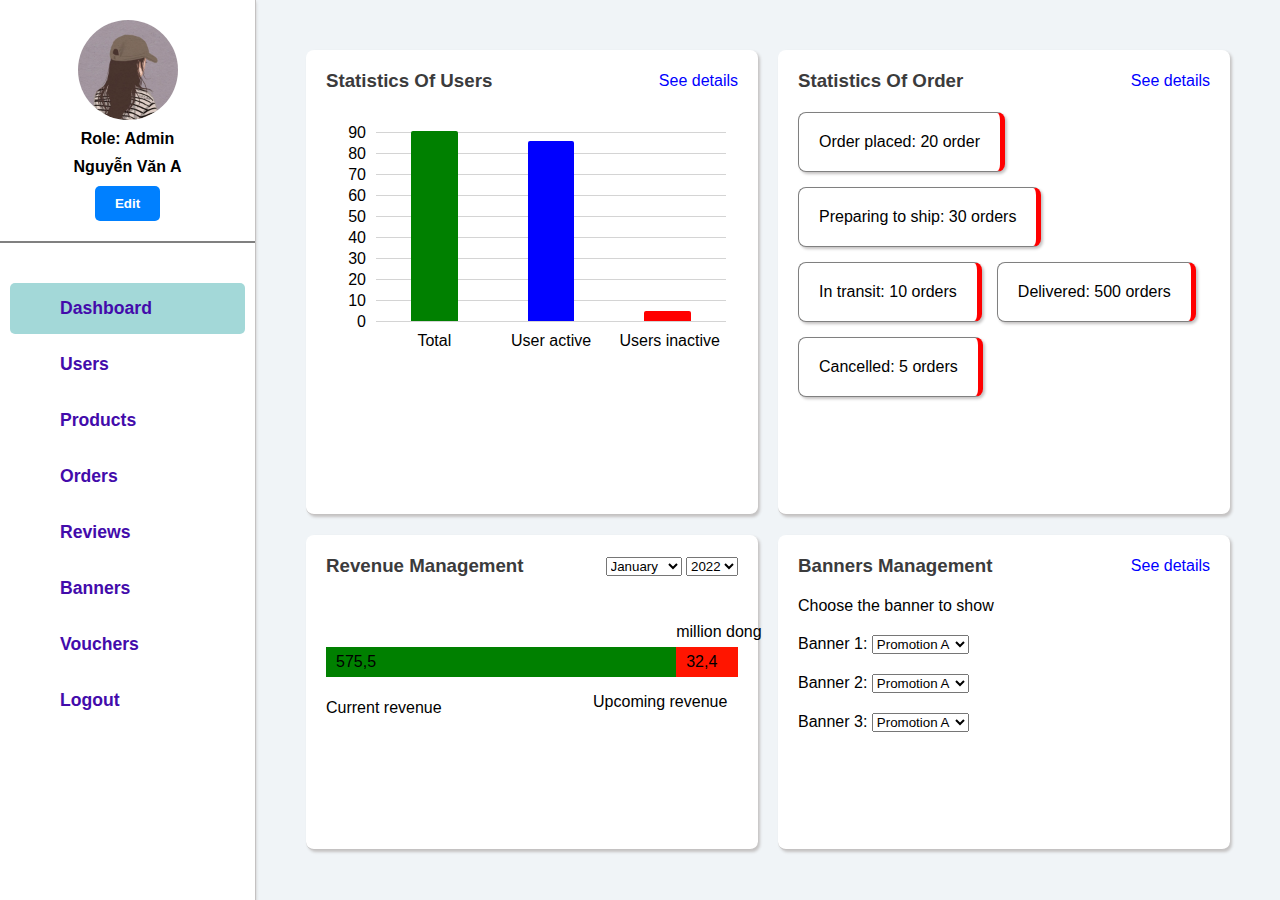
<file: index.html>
<!DOCTYPE html>
<html lang="en">
  <head>
    <meta charset="UTF-8" />
    <meta name="viewport" content="width=device-width, initial-scale=1.0" />
    <title>Admin</title>
    <link rel="stylesheet" href="/css/style.css" />
    <link rel="stylesheet" href="/css/chart.css" />
    <link
      rel="stylesheet"
      href="https://cdnjs.cloudflare.com/ajax/libs/font-awesome/6.4.2/css/all.min.css"
      integrity="sha512-z3gLpd7yknf1YoNbCzqRKc4qyor8gaKU1qmn+CShxbuBusANI9QpRohGBreCFkKxLhei6S9CQXFEbbKuqLg0DA=="
      crossorigin="anonymous"
      referrerpolicy="no-referrer"
    />
  </head>
  <body>
    <div class="layout">
      <header id="header-page"></header>
      <main class="layout-2-column">
        <section class="card" id="users">
          <div class="card-title">
            <h3>Statistics of users</h3>
            <a href="/users.html">See details</a>
          </div>

          <div class="content">
            <div class="chart" id="chart-user"></div>
          </div>
        </section>

        <section class="card" id="order">
          <div class="card-title">
            <h3>Statistics of order</h3>
            <a href="/orders.html">See details</a>
          </div>

          <div class="card-content">
            <div class="card">Order placed: 20 order</div>
            <div class="card">Preparing to ship: 30 orders</div>
            <div class="card">In transit: 10 orders</div>
            <div class="card">Delivered: 500 orders</div>
            <div class="card">Cancelled: 5 orders</div>
          </div>
        </section>
        <section class="card" id="revenue">
          <div class="card-title">
            <h3>Revenue management</h3>
            <div>
              <select name="" id="">
                <option value="">January</option>
                <option value="">February</option>
                <option value="">March</option>
              </select>
              <select name="" id="">
                <option value="">2022</option>
                <option value="">2023</option>
              </select>
            </div>
          </div>
          <div class="card-content">
            <div class="line-revenue"><span>575,5 </span><span>32,4</span></div>
          </div>
        </section>
        <section class="card" id="banner">
          <div class="card-title">
            <h3>Banners management</h3>
            <a href="/banners.html">See details</a>
          </div>

          <div class="card-content">
            <p>Choose the banner to show</p>
            <ul>
              <li>
                Banner 1:
                <select name="" id="">
                  <option value="">Promotion A</option>
                  <option value="">Promotion B</option>
                  <option value="">Promotion C</option>
                  <option value="">Promotion D</option>
                </select>
              </li>
              <li>
                Banner 2:
                <select name="" id="">
                  <option value="">Promotion A</option>
                  <option value="">Promotion B</option>
                  <option value="">Promotion C</option>
                  <option value="">Promotion D</option>
                </select>
              </li>
              <li>
                Banner 3:
                <select name="" id="">
                  <option value="">Promotion A</option>
                  <option value="">Promotion B</option>
                  <option value="">Promotion C</option>
                  <option value="">Promotion D</option>
                </select>
              </li>
            </ul>
          </div>
        </section>
      </main>
    </div>
  </body>
  <script src="./utils/method.js"></script>
  <script src="./routes/index.js"></script>
  <script src="./components/header.js"></script>
</html>
</file>
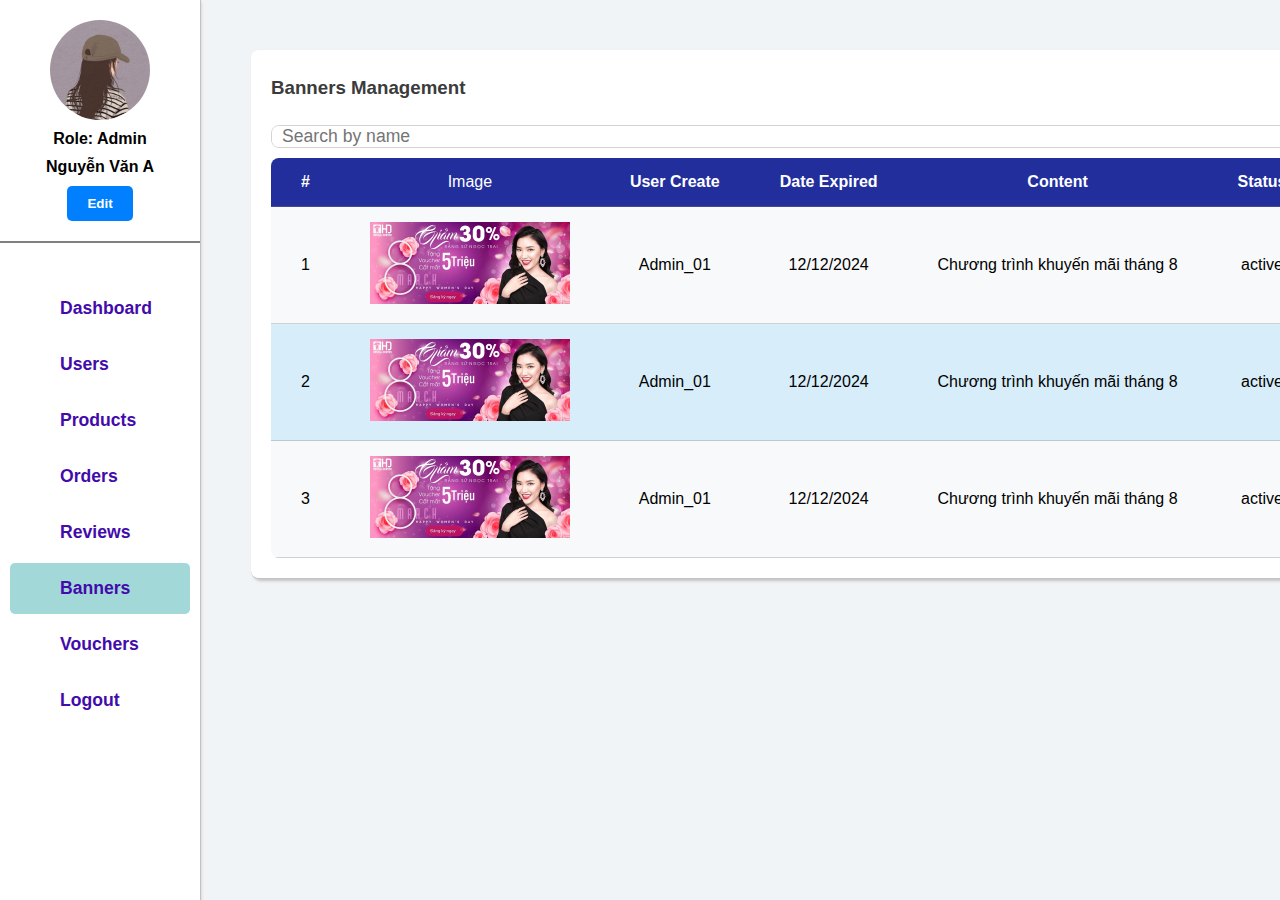
<file: banners.html>
<!DOCTYPE html>
<html lang="en">
  <head>
    <meta charset="UTF-8" />
    <meta name="viewport" content="width=device-width, initial-scale=1.0" />
    <title>Admin</title>
    <link rel="stylesheet" href="/css/style.css" />
    <link
      rel="stylesheet"
      href="https://cdnjs.cloudflare.com/ajax/libs/font-awesome/6.4.2/css/all.min.css"
      integrity="sha512-z3gLpd7yknf1YoNbCzqRKc4qyor8gaKU1qmn+CShxbuBusANI9QpRohGBreCFkKxLhei6S9CQXFEbbKuqLg0DA=="
      crossorigin="anonymous"
      referrerpolicy="no-referrer"
    />
    <link rel="stylesheet" href="css/banners.css" />
  </head>
  <body>
    <div class="layout">
      <header id="header-page"></header>
      <main>
        <section class="card" id="banners">
          <div class="card-title">
            <h3>Banners management</h3>
            <button class="btn btn--primary">Add banner</button>
          </div>
          <div class="card-content">
            <div class="search-bar">
              <input type="text" placeholder="Search by name" />
              <div class="icon">
                <i class="fa-solid fa-magnifying-glass"></i>
              </div>
            </div>
            <table class="list-info">
              <thead>
                <tr>
                  <th>#</th>
                  <td>Image</td>
                  <th>User create</th>
                  <th>Date expired</th>
                  <th>Content</th>
                  <th>Status</th>
                  <th>Action</th>
                </tr>
              </thead>
              <tbody>
                <tr>
                  <td>1</td>
                  <td><img src="./images/mau-banner-hinh-anh.jpg" alt="" /></td>
                  <td>Admin_01</td>
                  <td>12/12/2024</td>
                  <td>Chương trình khuyến mãi tháng 8</td>
                  <td>active</td>
                  <td>
                    <button class="btn btn--info">View</button>
                    <button class="btn btn--primary">Edit</button>
                    <button class="btn btn--danger">Delete</button>
                  </td>
                </tr>
                <tr>
                  <td>2</td>
                  <td><img src="./images/mau-banner-hinh-anh.jpg" alt="" /></td>
                  <td>Admin_01</td>
                  <td>12/12/2024</td>
                  <td>Chương trình khuyến mãi tháng 8</td>
                  <td>active</td>
                  <td>
                    <button class="btn btn--info">View</button>
                    <button class="btn btn--primary">Edit</button>
                    <button class="btn btn--danger">Delete</button>
                  </td>
                </tr>
                <tr>
                  <td>3</td>
                  <td><img src="./images/mau-banner-hinh-anh.jpg" alt="" /></td>
                  <td>Admin_01</td>
                  <td>12/12/2024</td>
                  <td>Chương trình khuyến mãi tháng 8</td>
                  <td>active</td>
                  <td>
                    <button class="btn btn--info">View</button>
                    <button class="btn btn--primary">Edit</button>
                    <button class="btn btn--danger">Delete</button>
                  </td>
                </tr>
              </tbody>
            </table>
          </div>
        </section>
      </main>
    </div>
  </body>
  <script src="./utils/method.js"></script>
  <script src="./routes/index.js"></script>
  <script src="./components/header.js"></script>
</html>
</file>
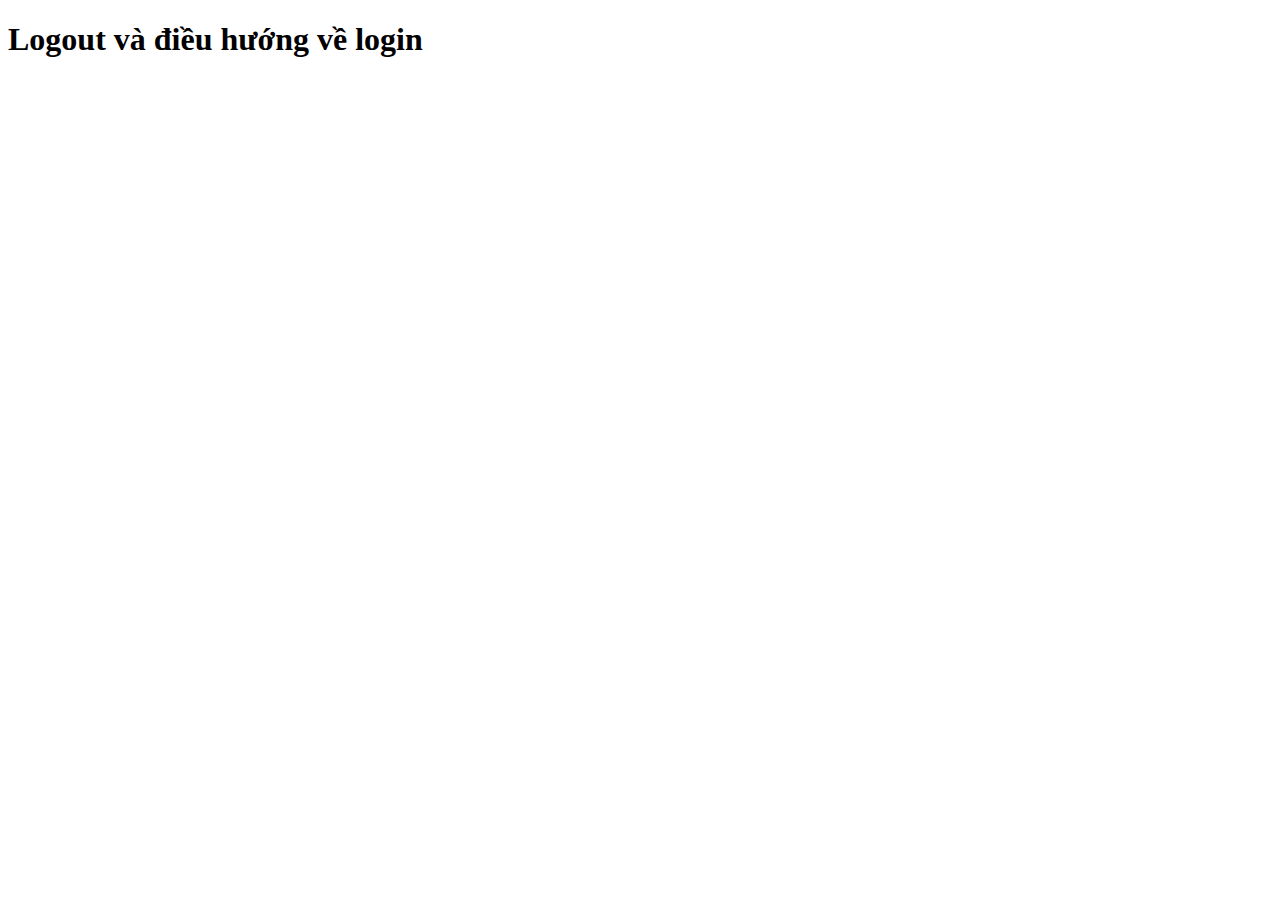
<file: logout.html>
<!DOCTYPE html>
<html lang="en">
  <head>
    <meta charset="UTF-8" />
    <meta name="viewport" content="width=device-width, initial-scale=1.0" />
    <title>Document</title>
  </head>
  <body>
    <h1>Logout và điều hướng về login</h1>
  </body>
</html>
</file>
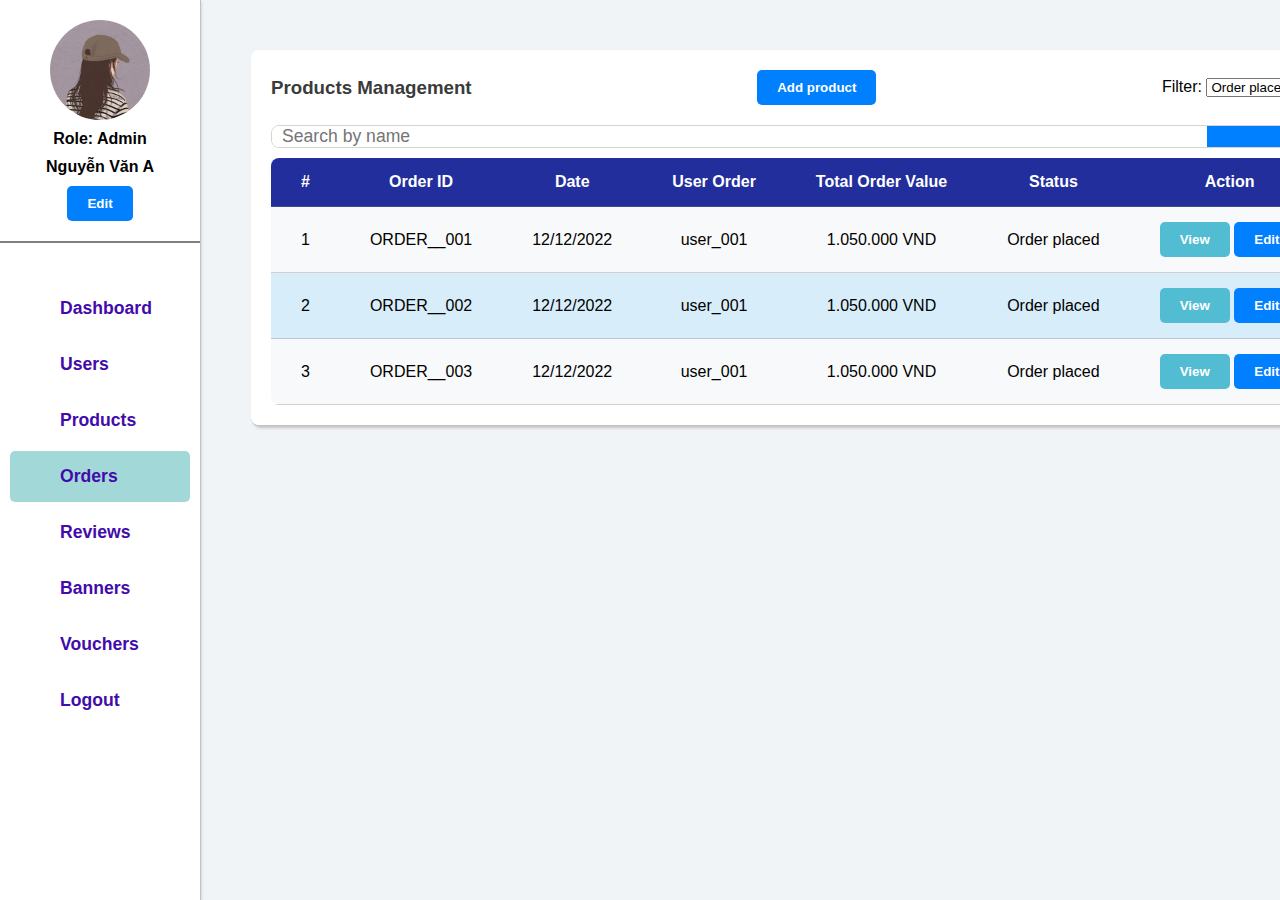
<file: orders.html>
<!DOCTYPE html>
<html lang="en">
  <head>
    <meta charset="UTF-8" />
    <meta name="viewport" content="width=device-width, initial-scale=1.0" />
    <title>Admin</title>
    <link rel="stylesheet" href="/css/style.css" />
    <link
      rel="stylesheet"
      href="https://cdnjs.cloudflare.com/ajax/libs/font-awesome/6.4.2/css/all.min.css"
      integrity="sha512-z3gLpd7yknf1YoNbCzqRKc4qyor8gaKU1qmn+CShxbuBusANI9QpRohGBreCFkKxLhei6S9CQXFEbbKuqLg0DA=="
      crossorigin="anonymous"
      referrerpolicy="no-referrer"
    />
  </head>
  <body>
    <div class="layout">
      <header id="header-page"></header>
      <main>
        <section class="card">
          <div class="card-title">
            <h3>Products management</h3>
            <button class="btn btn--primary">Add product</button>
            <div class="sort">
              Filter:
              <select name="" id="">
                <option>Order placed</option>
                <option>Preparing to ship</option>
                <option>In transit</option>
                <option>Delivered</option>
                <option>Cancelled</option>
              </select>
            </div>
          </div>
          <div class="card-content">
            <div class="search-bar">
              <input type="text" placeholder="Search by name" />
              <div class="icon">
                <i class="fa-solid fa-magnifying-glass"></i>
              </div>
            </div>
            <table class="list-info">
              <thead>
                <tr>
                  <th>#</th>
                  <th>Order ID</th>
                  <th>Date</th>
                  <th>user order</th>
                  <th>Total order value</th>
                  <th>Status</th>
                  <th>Action</th>
                </tr>
              </thead>
              <tbody>
                <tr>
                  <td>1</td>
                  <td>ORDER__001</td>
                  <td>12/12/2022</td>
                  <td>user_001</td>
                  <td>1.050.000 VND</td>
                  <td>Order placed</td>
                  <td>
                    <button class="btn btn--info">View</button>
                    <button class="btn btn--primary">Edit</button>
                  </td>
                </tr>
                <tr>
                  <td>2</td>
                  <td>ORDER__002</td>
                  <td>12/12/2022</td>
                  <td>user_001</td>
                  <td>1.050.000 VND</td>
                  <td>Order placed</td>
                  <td>
                    <button class="btn btn--info">View</button>
                    <button class="btn btn--primary">Edit</button>
                  </td>
                </tr>
                <tr>
                  <td>3</td>
                  <td>ORDER__003</td>
                  <td>12/12/2022</td>
                  <td>user_001</td>
                  <td>1.050.000 VND</td>
                  <td>Order placed</td>
                  <td>
                    <button class="btn btn--info">View</button>
                    <button class="btn btn--primary">Edit</button>
                  </td>
                </tr>
              </tbody>
            </table>
          </div>
        </section>
      </main>
    </div>
  </body>
  <script src="./utils/method.js"></script>
  <script src="./routes/index.js"></script>
  <script src="./components/header.js"></script>
</html>
</file>
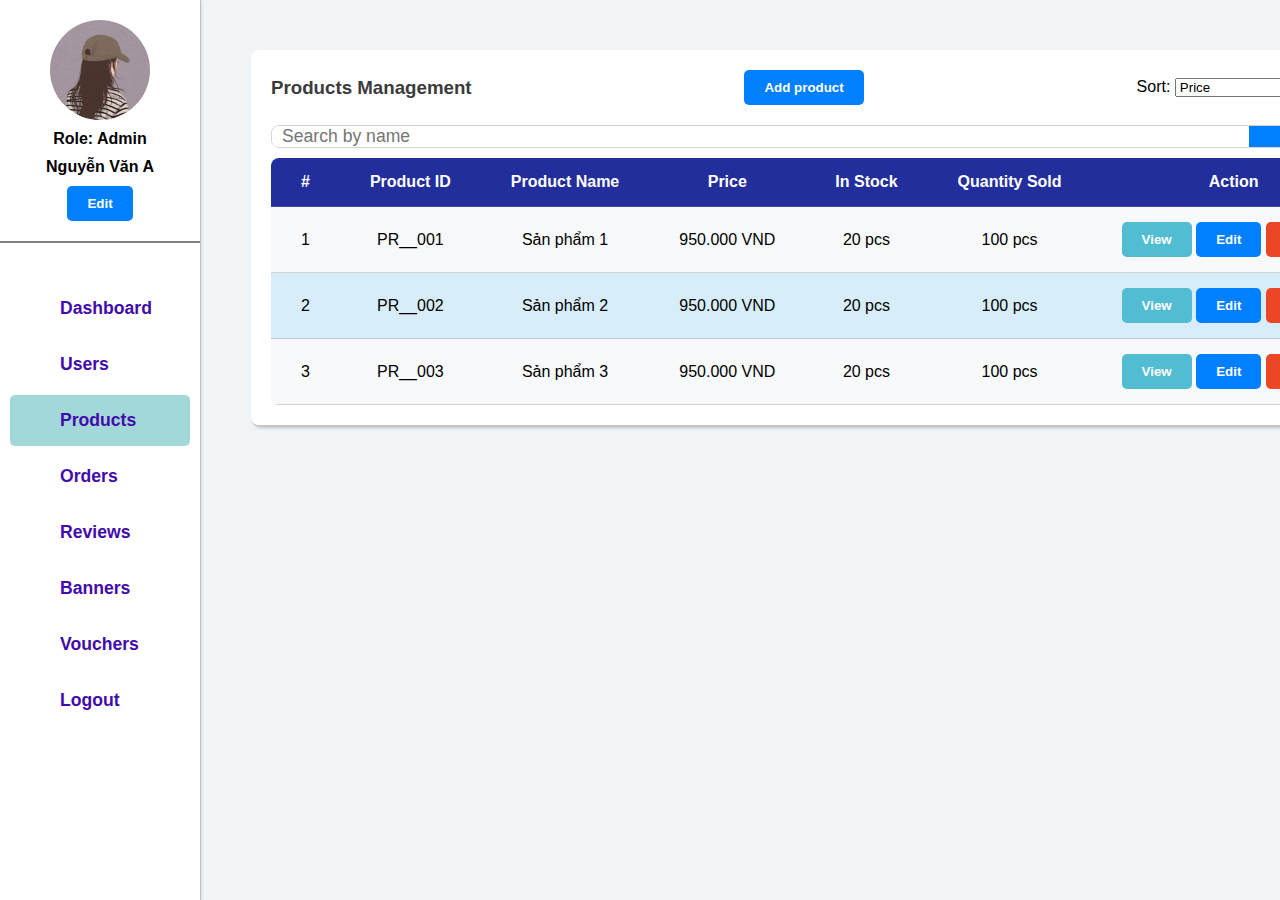
<file: products.html>
<!DOCTYPE html>
<html lang="en">
  <head>
    <meta charset="UTF-8" />
    <meta name="viewport" content="width=device-width, initial-scale=1.0" />
    <title>Admin</title>
    <link rel="stylesheet" href="/css/style.css" />
    <link
      rel="stylesheet"
      href="https://cdnjs.cloudflare.com/ajax/libs/font-awesome/6.4.2/css/all.min.css"
      integrity="sha512-z3gLpd7yknf1YoNbCzqRKc4qyor8gaKU1qmn+CShxbuBusANI9QpRohGBreCFkKxLhei6S9CQXFEbbKuqLg0DA=="
      crossorigin="anonymous"
      referrerpolicy="no-referrer"
    />
  </head>
  <body>
    <div class="layout">
      <header id="header-page"></header>
      <main>
        <section class="card">
          <div class="card-title">
            <h3>Products management</h3>
            <button class="btn btn--primary">Add product</button>
            <div class="sort">
              Sort:
              <select name="" id="">
                <option value="">Price</option>
                <option value="">Amount of stock by increase</option>
                <option value="">Amount of stock by descrease</option>
                <option value="">Best selling products</option>
              </select>
            </div>
          </div>
          <div class="card-content">
            <div class="search-bar">
              <input type="text" placeholder="Search by name" />
              <div class="icon">
                <i class="fa-solid fa-magnifying-glass"></i>
              </div>
            </div>
            <table class="list-info">
              <thead>
                <tr>
                  <th>#</th>
                  <th>Product ID</th>
                  <th>Product name</th>
                  <th>Price</th>
                  <th>In Stock</th>
                  <th>Quantity sold</th>
                  <th>Action</th>
                </tr>
              </thead>
              <tbody>
                <tr>
                  <td>1</td>
                  <td>PR__001</td>
                  <td>Sản phẩm 1</td>
                  <td>950.000 VND</td>
                  <td>20 pcs</td>
                  <td>100 pcs</td>
                  <td>
                    <button class="btn btn--info">View</button>
                    <button class="btn btn--primary">Edit</button>
                    <button class="btn btn--danger">Delete</button>
                  </td>
                </tr>
                <tr>
                  <td>2</td>
                  <td>PR__002</td>
                  <td>Sản phẩm 2</td>
                  <td>950.000 VND</td>
                  <td>20 pcs</td>
                  <td>100 pcs</td>
                  <td>
                    <button class="btn btn--info">View</button>
                    <button class="btn btn--primary">Edit</button>
                    <button class="btn btn--danger">Delete</button>
                  </td>
                </tr>
                <tr>
                  <td>3</td>
                  <td>PR__003</td>
                  <td>Sản phẩm 3</td>
                  <td>950.000 VND</td>
                  <td>20 pcs</td>
                  <td>100 pcs</td>
                  <td>
                    <button class="btn btn--info">View</button>
                    <button class="btn btn--primary">Edit</button>
                    <button class="btn btn--danger">Delete</button>
                  </td>
                </tr>
              </tbody>
            </table>
          </div>
        </section>
      </main>
    </div>
  </body>
  <script src="./utils/method.js"></script>
  <script src="./routes/index.js"></script>
  <script src="./components/header.js"></script>
</html>
</file>
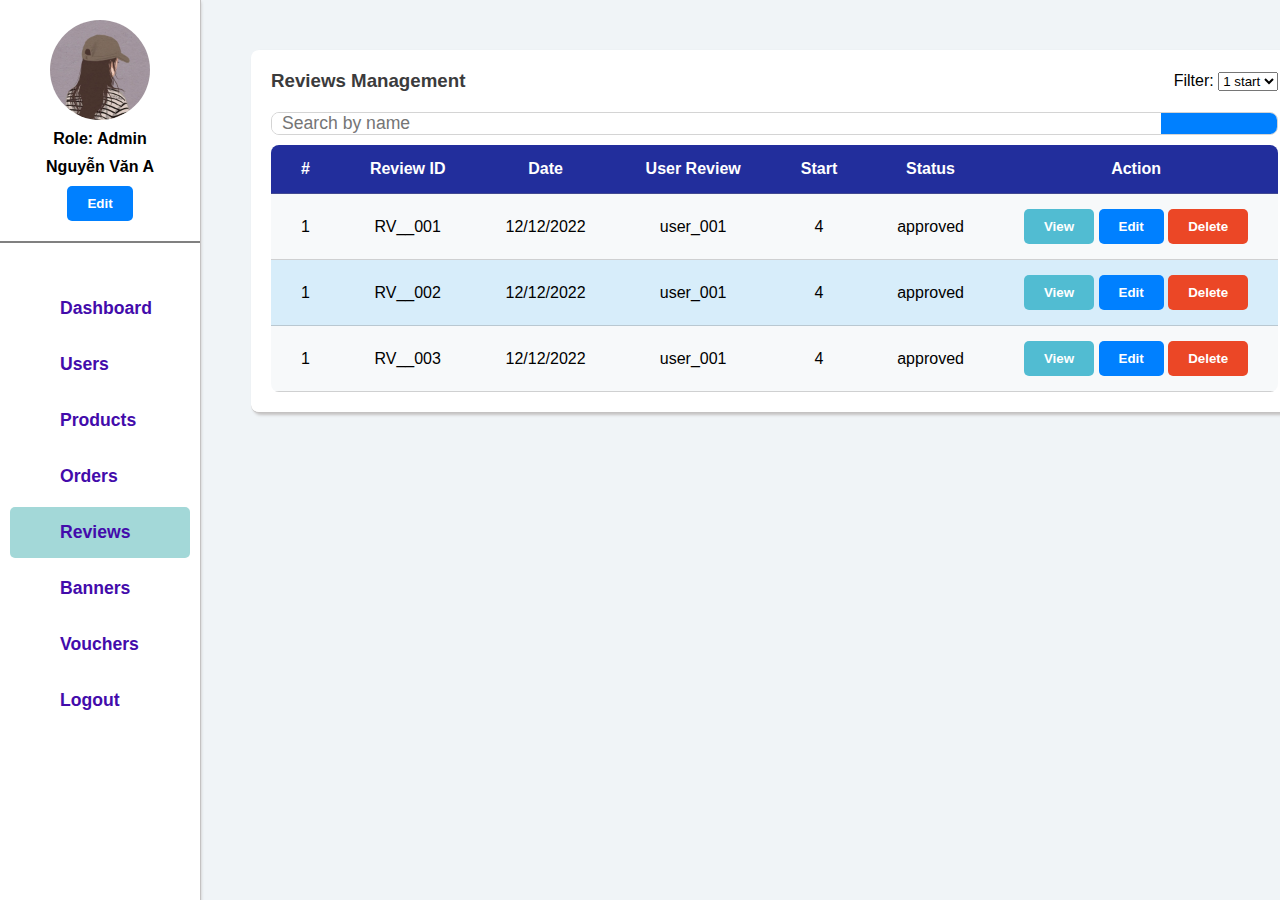
<file: reviews.html>
<!DOCTYPE html>
<html lang="en">
  <head>
    <meta charset="UTF-8" />
    <meta name="viewport" content="width=device-width, initial-scale=1.0" />
    <title>Admin</title>
    <link rel="stylesheet" href="/css/style.css" />
    <link
      rel="stylesheet"
      href="https://cdnjs.cloudflare.com/ajax/libs/font-awesome/6.4.2/css/all.min.css"
      integrity="sha512-z3gLpd7yknf1YoNbCzqRKc4qyor8gaKU1qmn+CShxbuBusANI9QpRohGBreCFkKxLhei6S9CQXFEbbKuqLg0DA=="
      crossorigin="anonymous"
      referrerpolicy="no-referrer"
    />
  </head>
  <body>
    <div class="layout">
      <header id="header-page"></header>
      <main>
        <section class="card">
          <div class="card-title">
            <h3>Reviews management</h3>

            <div class="sort">
              Filter:
              <select name="" id="">
                <option>1 start</option>
                <option>2 start</option>
                <option>3 start</option>
                <option>4 start</option>
                <option>5 start</option>
              </select>
            </div>
          </div>
          <div class="card-content">
            <div class="search-bar">
              <input type="text" placeholder="Search by name" />
              <div class="icon">
                <i class="fa-solid fa-magnifying-glass"></i>
              </div>
            </div>
            <table class="list-info">
              <thead>
                <tr>
                  <th>#</th>
                  <th>Review ID</th>
                  <th>Date</th>
                  <th>user review</th>
                  <th>start</th>
                  <th>Status</th>
                  <th>Action</th>
                </tr>
              </thead>
              <tbody>
                <tr>
                  <td>1</td>
                  <td>RV__001</td>
                  <td>12/12/2022</td>
                  <td>user_001</td>
                  <td>4</td>
                  <td>approved</td>
                  <td>
                    <button class="btn btn--info">View</button>
                    <button class="btn btn--primary">Edit</button>
                    <button class="btn btn--danger">Delete</button>
                  </td>
                </tr>
                <tr>
                  <td>1</td>
                  <td>RV__002</td>
                  <td>12/12/2022</td>
                  <td>user_001</td>
                  <td>4</td>
                  <td>approved</td>
                  <td>
                    <button class="btn btn--info">View</button>
                    <button class="btn btn--primary">Edit</button>
                    <button class="btn btn--danger">Delete</button>
                  </td>
                </tr>
                <tr>
                  <td>1</td>
                  <td>RV__003</td>
                  <td>12/12/2022</td>
                  <td>user_001</td>
                  <td>4</td>
                  <td>approved</td>
                  <td>
                    <button class="btn btn--info">View</button>
                    <button class="btn btn--primary">Edit</button>
                    <button class="btn btn--danger">Delete</button>
                  </td>
                </tr>
              </tbody>
            </table>
          </div>
        </section>
      </main>
    </div>
  </body>
  <script src="./utils/method.js"></script>
  <script src="./routes/index.js"></script>
  <script src="./components/header.js"></script>
</html>
</file>
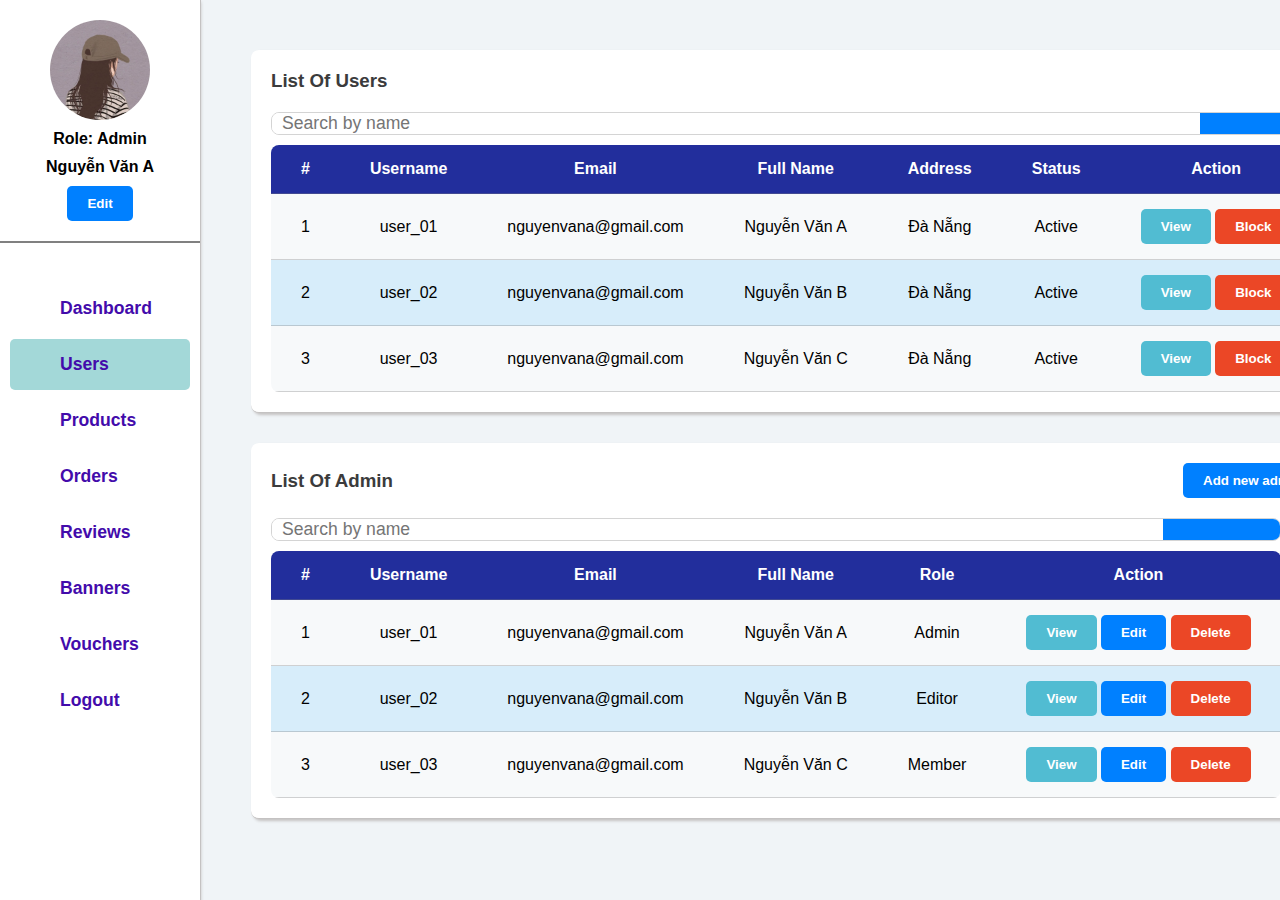
<file: users.html>
<!DOCTYPE html>
<html lang="en">
  <head>
    <meta charset="UTF-8" />
    <meta
      name
      btn--info="viewport"
      content="width=device-width, initial-scale=1.0"
    />
    <title>Admin</title>
    <link rel="stylesheet" href="/css/style.css" />
    <link
      rel="stylesheet"
      href="https://cdnjs.cloudflare.com/ajax/libs/font-awesome/6.4.2/css/all.min.css"
      integrity="sha512-z3gLpd7yknf1YoNbCzqRKc4qyor8gaKU1qmn+CShxbuBusANI9QpRohGBreCFkKxLhei6S9CQXFEbbKuqLg0DA=="
      crossorigin="anonymous"
      referrerpolicy="no-referrer"
    />

    <link rel="stylesheet" href="css/style.css" />
    <link rel="stylesheet" href="css/users.css" />
  </head>
  <body>
    <div class="layout">
      <header id="header-page"></header>
      <main>
        <section class="card">
          <div class="card-title">
            <h3>list of users</h3>
          </div>

          <div class="card-content">
            <div class="search-bar">
              <input type="text" placeholder="Search by name" />
              <div class="icon">
                <i class="fa-solid fa-magnifying-glass"></i>
              </div>
            </div>
            <table class="list-info">
              <thead>
                <tr>
                  <th>#</th>
                  <th>Username</th>
                  <th>Email</th>
                  <th>Full name</th>
                  <th>Address</th>
                  <th>Status</th>
                  <th>Action</th>
                </tr>
              </thead>
              <tbody>
                <tr>
                  <td>1</td>
                  <td>user_01</td>
                  <td>nguyenvana@gmail.com</td>
                  <td>Nguyễn Văn A</td>
                  <td>Đà Nẵng</td>
                  <td>Active</td>
                  <td>
                    <button class="btn btn--info">View</button>
                    <button class="btn btn--danger">Block</button>
                  </td>
                </tr>
                <tr>
                  <td>2</td>
                  <td>user_02</td>
                  <td>nguyenvana@gmail.com</td>
                  <td>Nguyễn Văn B</td>
                  <td>Đà Nẵng</td>
                  <td>Active</td>
                  <td>
                    <button class="btn btn--info">View</button>
                    <button class="btn btn--danger">Block</button>
                  </td>
                </tr>
                <tr>
                  <td>3</td>
                  <td>user_03</td>
                  <td>nguyenvana@gmail.com</td>
                  <td>Nguyễn Văn C</td>
                  <td>Đà Nẵng</td>
                  <td>Active</td>
                  <td>
                    <button class="btn btn--info">View</button>
                    <button class="btn btn--danger">Block</button>
                  </td>
                </tr>
              </tbody>
            </table>
          </div>
        </section>
        <section class="card">
          <div class="card-title">
            <h3>List of admin</h3>
            <button class="btn btn--primary">Add new admin</button>
          </div>
          <div class="card-content">
            <div class="search-bar">
              <input type="text" placeholder="Search by name" />
              <div class="icon">
                <i class="fa-solid fa-magnifying-glass"></i>
              </div>
            </div>
            <table class="list-info">
              <thead>
                <tr>
                  <th>#</th>
                  <th>Username</th>
                  <th>Email</th>
                  <th>Full name</th>
                  <th>Role</th>
                  <th>Action</th>
                </tr>
              </thead>
              <tbody>
                <tr>
                  <td>1</td>
                  <td>user_01</td>
                  <td>nguyenvana@gmail.com</td>
                  <td>Nguyễn Văn A</td>
                  <td>Admin</td>
                  <td>
                    <button class="btn btn--info">View</button>
                    <button class="btn btn--primary">Edit</button>
                    <button class="btn btn--danger">Delete</button>
                  </td>
                </tr>
                <tr>
                  <td>2</td>
                  <td>user_02</td>
                  <td>nguyenvana@gmail.com</td>
                  <td>Nguyễn Văn B</td>
                  <td>Editor</td>
                  <td>
                    <button class="btn btn--info">View</button>
                    <button class="btn btn--primary">Edit</button>

                    <button class="btn btn--danger">Delete</button>
                  </td>
                </tr>
                <tr>
                  <td>3</td>
                  <td>user_03</td>
                  <td>nguyenvana@gmail.com</td>
                  <td>Nguyễn Văn C</td>
                  <td>Member</td>
                  <td>
                    <button class="btn btn--info">View</button>
                    <button class="btn btn--primary">Edit</button>
                    <button class="btn btn--danger">Delete</button>
                  </td>
                </tr>
              </tbody>
            </table>
          </div>
        </section>
        <table id="user-table"></table>
      </main>
    </div>
  </body>

  <!-- js method -->
  <script src="./utils/method.js"></script>
  <!-- js db -->
  <script src="/utils/database.js"></script>
  <!-- js route -->
  <script src="./routes/index.js"></script>

  <!-- js header -->
  <script src="./components/header.js"></script>
  <!-- js table -->
  <script src="/components/table.js"></script>

  <!-- User js -->
  <script src="./js/users.js"></script>
</html>
</file>
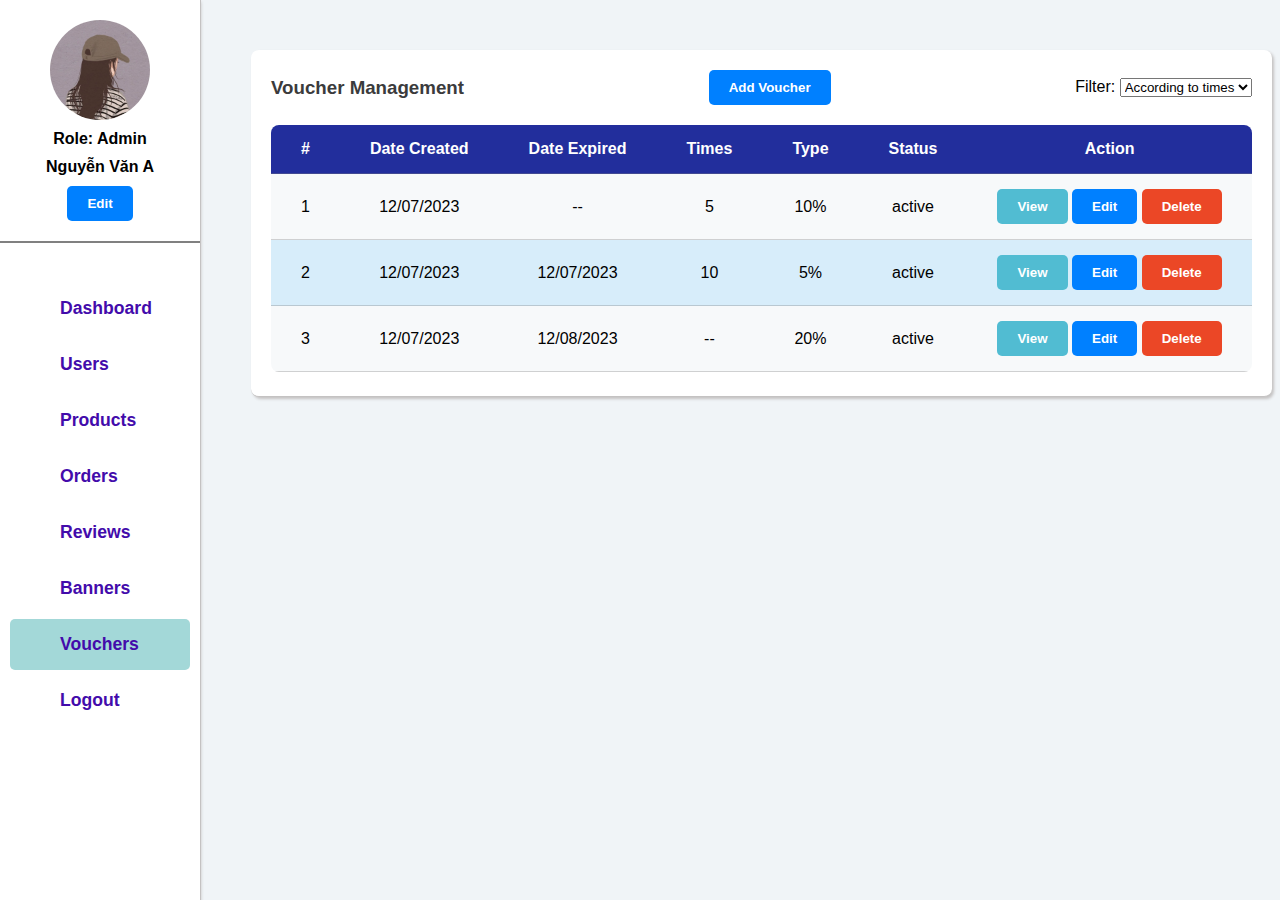
<file: vouchers.html>
<!DOCTYPE html>
<html lang="en">
  <head>
    <meta charset="UTF-8" />
    <meta name="viewport" content="width=device-width, initial-scale=1.0" />
    <title>Admin</title>
    <link rel="stylesheet" href="/css/style.css" />
    <link
      rel="stylesheet"
      href="https://cdnjs.cloudflare.com/ajax/libs/font-awesome/6.4.2/css/all.min.css"
      integrity="sha512-z3gLpd7yknf1YoNbCzqRKc4qyor8gaKU1qmn+CShxbuBusANI9QpRohGBreCFkKxLhei6S9CQXFEbbKuqLg0DA=="
      crossorigin="anonymous"
      referrerpolicy="no-referrer"
    />
  </head>
  <body>
    <div class="layout">
      <header id="header-page"></header>
      <main>
        <section class="card">
          <div class="card-title">
            <h3>Voucher management</h3>
            <button class="btn btn--primary">Add Voucher</button>
            <div class="sort">
              Filter:
              <select name="" id="">
                <option>According to times</option>
                <option>By have expired</option>
              </select>
            </div>
          </div>
          <div class="card-content">
            <table class="list-info">
              <thead>
                <tr>
                  <th>#</th>
                  <th>Date created</th>
                  <th>Date expired</th>
                  <th>Times</th>
                  <th>Type</th>
                  <th>Status</th>
                  <th>Action</th>
                </tr>
              </thead>
              <tbody>
                <tr>
                  <td>1</td>
                  <td>12/07/2023</td>
                  <td>--</td>
                  <td>5</td>
                  <td>10%</td>
                  <td>active</td>
                  <td>
                    <button class="btn btn--info">View</button>
                    <button class="btn btn--primary">Edit</button>
                    <button class="btn btn--danger">Delete</button>
                  </td>
                </tr>
                <tr>
                  <td>2</td>
                  <td>12/07/2023</td>
                  <td>12/07/2023</td>
                  <td>10</td>
                  <td>5%</td>
                  <td>active</td>
                  <td>
                    <button class="btn btn--info">View</button>
                    <button class="btn btn--primary">Edit</button>
                    <button class="btn btn--danger">Delete</button>
                  </td>
                </tr>
                <tr>
                  <td>3</td>
                  <td>12/07/2023</td>
                  <td>12/08/2023</td>
                  <td>--</td>
                  <td>20%</td>
                  <td>active</td>
                  <td>
                    <button class="btn btn--info">View</button>
                    <button class="btn btn--primary">Edit</button>
                    <button class="btn btn--danger">Delete</button>
                  </td>
                </tr>
              </tbody>
            </table>
          </div>
        </section>
      </main>
    </div>
  </body>
  <script src="./utils/method.js"></script>
  <script src="./routes/index.js"></script>
  <script src="./components/header.js"></script>
</html>
</file>
<file: css/style.css>
:root {
  --color-bg-primary: #f0f4f7;
  --color-bg-second: #a3d8d8;
  --color-violet: rgb(67, 11, 171);

  --color-primary: rgb(0, 128, 255);
  --color-danger: rgb(235, 71, 38);
  --color-info: rgb(81, 188, 210);
}

* {
  box-sizing: border-box;
  margin: 0;
  padding: 0;
}
a {
  text-decoration: none;
  color: inherit;
}

body {
  min-width: 100vh;
  background-color: var(--color-bg-primary);
  font-family: Arial, Helvetica, sans-serif;
}

.layout {
  display: grid;
  grid-template-columns: 1fr 4fr;
}

.layout main {
  padding: 50px;
}

/* General CSS */
.round {
  border-radius: 10px;
  box-shadow: 1px 2px 3px grey;
}
.card {
  background-color: #fff;
  padding: 20px;
  border-radius: 8px;
  border-bottom: 1px solid rgb(196, 194, 194);
  box-shadow: 2px 2px 3px rgb(196, 194, 194);
}
.card-title {
  display: flex;
  justify-content: space-between;
  margin-bottom: 20px;
  align-items: center;
}
.card-title a {
  color: blue;
}
.card-title h3 {
  color: rgb(59, 59, 60);
  text-transform: capitalize;
}
.card-content {
  display: inline-block;
}

/* btn */
.btn {
  padding: 10px 20px;
  border: none;
  border-radius: 5px;
  font-weight: 600;
  color: white;
  cursor: pointer;
}

.btn--primary {
  background-color: var(--color-primary);
}

.btn--info {
  background-color: var(--color-info);
}

.btn--accent {
}

.btn--danger {
  background-color: var(--color-danger);
}

/* Layout */
.layout-2-column {
  display: grid;
  grid-template-columns: 1fr 1fr;
  gap: 20px;
}
.layout-2-column > * {
  min-width: 300px;
}
.avatar {
  display: flex;
  flex-direction: column;
  gap: 10px;
  text-align: center;
  padding: 20px;
  justify-content: center;
  align-items: center;
  font-weight: 600;
  border-bottom: 2px solid grey;
}
.avatar img {
  width: 100px;
  height: 100px;
  object-fit: cover;
  object-position: center;
  border-radius: 50%;
}

/* header */
#header-page {
  background-color: #fff;
  height: 100vh;
  border-right: 1px solid rgb(196, 194, 194);
  box-shadow: 0px 2px 3px rgb(196, 194, 194);
}
#header-page .active {
  background-color: var(--color-bg-second);
  color: rgb(235, 235, 235);
}

/* nav */
.navbar-main ul {
  display: flex;
  flex-direction: column;
  gap: 5px;
  padding: 40px 10px;
  list-style-type: none;
  min-width: 200px;
}
.navbar-main ul li {
  border-radius: 5px;
  padding: 15px 30px;
  font-size: 1.1em;
  font-weight: 600;
}
.navbar-main ul li a {
  display: flex;
  align-items: center;
  gap: 20px;
  justify-self: start;
  color: var(--color-violet);
}
.navbar-main ul li:hover {
  background-color: var(--color-bg-primary);
}
.navbar-main ul li i {
  font-size: 20px;
}

/* order */
#order .card-content {
  display: flex;
  gap: 15px;
  flex-wrap: wrap;
}
#order .card {
  border: 1px solid grey;
  border-right: 5px solid red;
}

/* revenue */

#revenue .card-content {
  width: 100%;
}

/* component */
.line-revenue {
  height: 30px;
  width: 100%;
  background-color: rgb(255, 21, 0);
  display: flex;
  align-items: center;
  margin-top: 50px;
}
.line-revenue span {
  position: relative;
  padding: 10px;
}
.line-revenue span:first-child {
  background-color: green;
  display: inline-block;
  height: 100%;
  width: 85%;
  display: flex;
  align-items: center;
}
.line-revenue span:last-child::after {
  content: "million dong";
  position: absolute;
  top: -20px;
  left: 0px;
  white-space: nowrap;
}
.line-revenue span:first-child::before {
  content: "Current revenue ";
  position: absolute;
  bottom: -40px;
  left: 0px;
}
.line-revenue span:last-child::before {
  content: "Upcoming revenue";
  position: absolute;
  bottom: -30px;
  right: 0px;
  white-space: nowrap;
}
/* Banner */
#banner .card-content ul {
  margin-top: 20px;
  display: flex;
  flex-direction: column;
  gap: 20px;
  list-style-type: none;
}

/* Table  general*/
table {
  border-radius: 8px;
  overflow: hidden;
  table-layout: fixed;
}
table,
tr,
td,
th {
  border-collapse: collapse;
  white-space: nowrap;
}
th {
  text-transform: capitalize;
}
td,
th {
  padding: 15px 30px;
  text-align: center;
}
table tr {
  border-bottom: 1px solid rgba(128, 128, 128, 0.342);
}
table thead tr {
  background-color: rgb(34, 46, 156);

  color: white;
}
table tr:nth-child(even) {
  background-color: rgba(107, 188, 235, 0.269);
}
table tbody tr:nth-child(odd) {
  background-color: rgba(238, 242, 244, 0.443);
}

/* Search bar */

.search-bar {
  display: flex;
  border-radius: 8px;
  overflow: hidden;
  margin-bottom: 10px;
  border: 0.5px solid rgba(128, 128, 128, 0.342);
}
.search-bar input {
  flex: 9;
  border: none;
  padding: 0 10px;
  font-size: 1.1em;
}

.search-bar input:focus-visible {
  outline: none;
}
.search-bar .icon {
  display: flex;
  justify-content: center;
  padding: 10px;
  background-color: var(--color-primary);
  flex: 1;
  cursor: pointer;
}
</file>
<file: css/chart.css>
.chart table,
.chart tr,
.chart td {
  border-collapse: collapse;
  background-color: #fff;
}

.chart table {
  width: 85%;
  margin: 20px 0 20px 50px;
  table-layout: fixed !important;
  border: none;
}
.chart td {
  position: relative;
  padding: 10px;
  text-align: center;
}
.chart td .x {
  position: absolute;
  bottom: -10px;
  left: -30px;
  text-align: right;
  display: block;
  width: 20px;
}
.chart td .col {
  position: absolute;
  bottom: 0;
  text-align: center;
  width: 40%;
  left: 30%;
  border-radius: 2px 2px 0 0;
}
.chart td .title {
  position: absolute;
  bottom: -25px;
  text-align: center;
}
.chart td:last-child {
  border: none;
}
.chart table {
  overflow: visible !important;
}
</file>
<file: css/banners.css>
#banners img {
  max-width: 200px;
}
#banners td {
  /* max-width: 200px; */
}
</file>
<file: css/users.css>
main {
  display: flex;
  flex-direction: column;
  gap: 30px;
}
</file>
